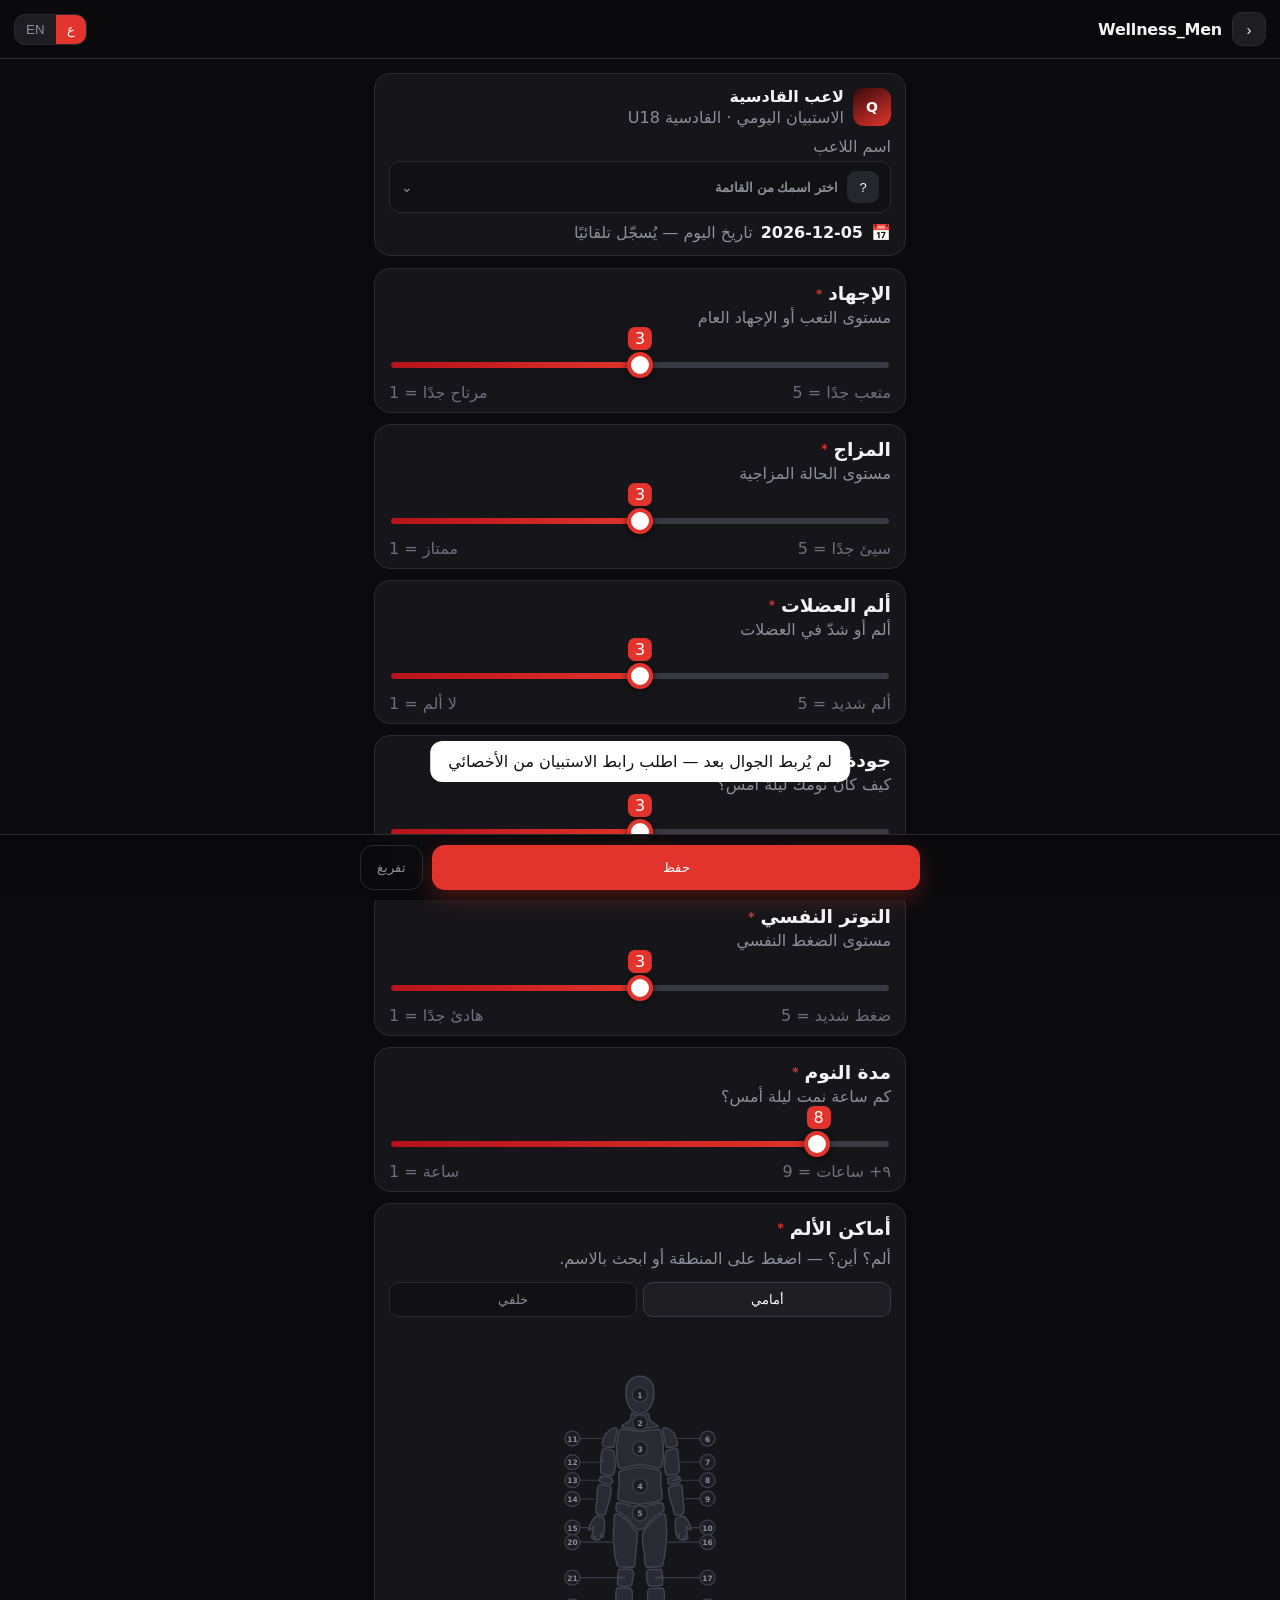
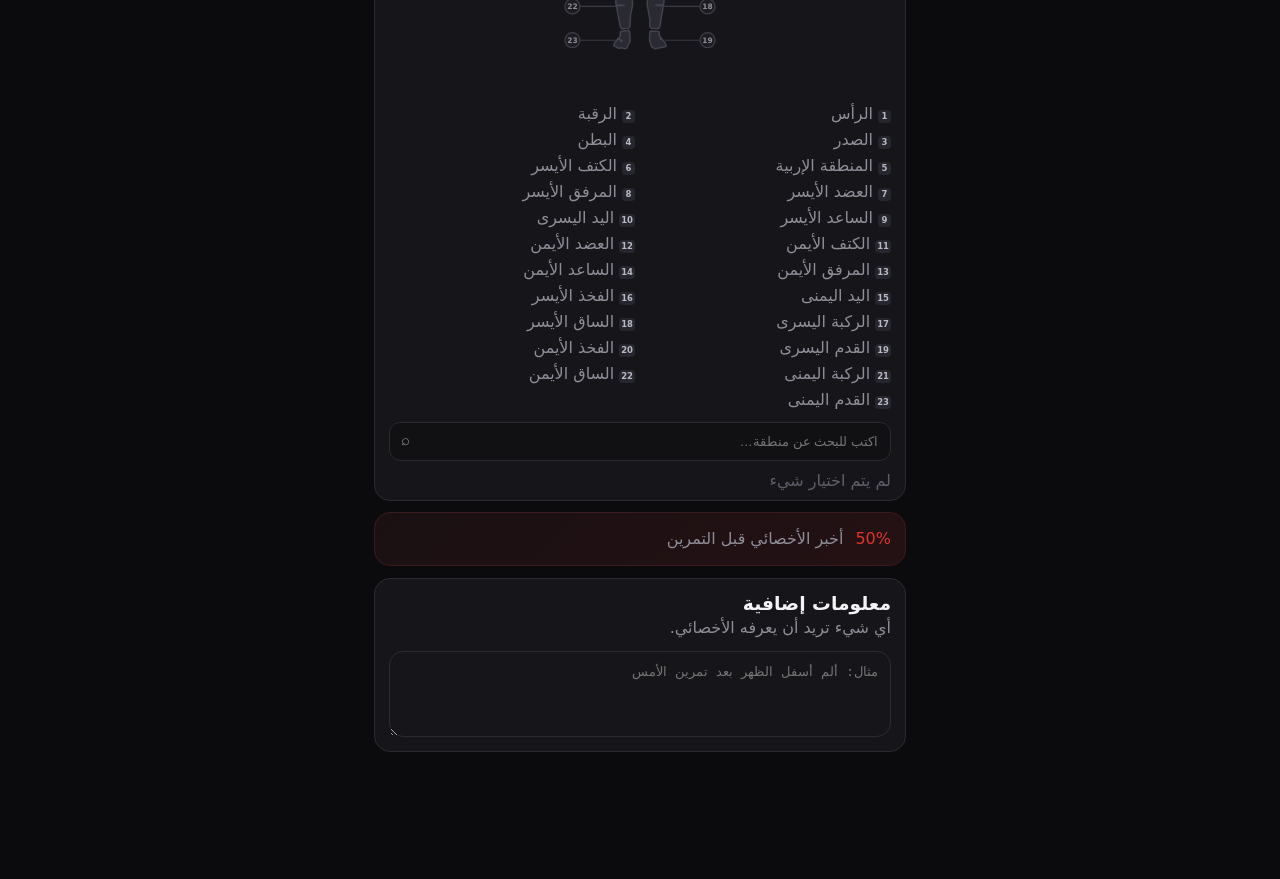
<file: survey.html>
<!doctype html>
<html lang="ar" dir="rtl">
<head>
<meta charset="utf-8">
<meta name="viewport" content="width=device-width,initial-scale=1,viewport-fit=cover,maximum-scale=1">
<meta name="theme-color" content="#0B0B0D">
<title>Wellness — القادسية</title>
<style>
*{box-sizing:border-box;-webkit-tap-highlight-color:transparent}
:root{--bg:#0B0B0D;--card:#16161A;--card2:#1D1D22;--line:#2A2A31;--txt:#F4F4F6;--mut:#8E8E99;--red:#E2342C;--red2:#B5121B;--ok:#34C759;--warn:#FF9F0A}
html,body{margin:0;background:var(--bg);color:var(--txt);font-family:-apple-system,system-ui,"Segoe UI",Tahoma,sans-serif;-webkit-font-smoothing:antialiased}
body{padding-bottom:calc(96px + env(safe-area-inset-bottom))}
.top{position:sticky;top:0;z-index:30;background:rgba(11,11,13,.94);backdrop-filter:blur(14px);border-bottom:1px solid var(--line);display:flex;align-items:center;gap:10px;padding:12px 14px}
.top .bk{width:34px;height:34px;border-radius:10px;background:var(--card2);border:1px solid var(--line);color:var(--txt);display:grid;place-items:center;font-size:15px;cursor:pointer;flex:none}
.top h1{font-size:16px;font-weight:800;margin:0;flex:1;letter-spacing:-.2px}
.lang{display:flex;background:var(--card2);border:1px solid var(--line);border-radius:11px;overflow:hidden;flex:none}
.lang button{border:0;background:transparent;color:var(--mut);font:800 11px inherit;padding:7px 11px;cursor:pointer}
.lang button.on{background:var(--red);color:#fff}
.wrap{max-width:560px;margin:0 auto;padding:14px 14px 20px}
.who{background:var(--card);border:1px solid var(--line);border-radius:16px;padding:13px 14px;margin-bottom:12px}
.who .r{display:flex;align-items:center;gap:9px;margin-bottom:10px}
.who .av{width:38px;height:38px;border-radius:11px;background:linear-gradient(150deg,#3A0A0C,#E2342C);display:grid;place-items:center;font-weight:900;color:#fff;flex:none;font-size:14px}
.who .nm{flex:1;min-width:0}
.who .nm b{display:block;font:800 13.5px inherit}
.who .nm span{display:block;font:700 10.5px inherit;color:var(--mut);margin-top:2px}
.who input,.who select{width:100%;background:#111114;border:1px solid var(--line);border-radius:11px;color:var(--txt);font:700 13px inherit;padding:10px 12px;outline:0}
.who input:focus,.who select:focus{border-color:var(--red);box-shadow:0 0 0 3px rgba(226,52,44,.16)}
.who label{display:block;font:800 10px inherit;color:var(--mut);margin:0 0 5px 2px}
.dt{display:flex;align-items:center;gap:8px;margin-top:10px;color:var(--mut);font:700 11px inherit}
.dt b{color:var(--txt);font-weight:800}
.q{background:var(--card);border:1px solid var(--line);border-radius:16px;padding:14px 14px 10px;margin-bottom:11px}
.q h3{margin:0 0 2px;font:800 14px inherit;display:flex;align-items:center;gap:6px}
.q h3 i{color:var(--red);font-style:normal;font-size:12px}
.q p{margin:0 0 10px;font:600 11px inherit;color:var(--mut);line-height:1.55}
.legend{display:flex;justify-content:space-between;font:700 9.5px inherit;color:#6E6E7A;margin-top:7px}
.legend span:last-child{text-align:end}
.rng{position:relative;padding:12px 2px 4px;direction:ltr}
.rng input[type=range]{-webkit-appearance:none;appearance:none;width:100%;height:6px;border-radius:4px;background:linear-gradient(90deg,var(--red2) 0%,var(--red) 50%,#3A3A42 50%,#3A3A42 100%);outline:0;margin:0}
.rng input[type=range]::-webkit-slider-thumb{-webkit-appearance:none;width:26px;height:26px;border-radius:50%;background:#fff;border:4px solid var(--red);box-shadow:0 2px 10px rgba(0,0,0,.6);cursor:pointer}
.rng input[type=range]::-moz-range-thumb{width:22px;height:22px;border-radius:50%;background:#fff;border:4px solid var(--red);cursor:pointer}
.rng .bub{position:absolute;top:-14px;transform:translateX(-50%);background:var(--red);color:#fff;font:900 11px inherit;border-radius:7px;padding:2px 7px;min-width:22px;text-align:center;pointer-events:none;transition:left .08s}
.rng .bub:after{content:"";position:absolute;left:50%;bottom:-4px;transform:translateX(-50%);border:4px solid transparent;border-top-color:var(--red)}
.ticks{display:flex;justify-content:space-between;font:800 10px inherit;color:#5F5F6B;margin-top:6px;padding:0 1px}
.sore h3{margin-bottom:8px}
.frontback{display:flex;gap:6px;margin-bottom:10px}
.frontback button{flex:1;border:1px solid var(--line);background:#111114;color:var(--mut);border-radius:10px;padding:9px;font:800 11.5px inherit;cursor:pointer}
.frontback button.on{background:var(--card2);color:#fff;border-color:#3A3A42}
.body{position:relative;display:flex;justify-content:center;padding:6px 0 2px}
.body svg{width:100%;max-width:230px;height:auto;display:block}
.zone{fill:#2A2A32;stroke:#43434F;stroke-width:1;cursor:pointer;transition:fill .12s,stroke .12s}
.zone:hover{fill:#3D3D48}
.zone.on{fill:url(#qg);stroke:#FF8B84}
.znl{stroke:#3A3A44;stroke-width:.75;fill:none}
.znl.on{stroke:#E2342C;stroke-width:1.1}
.znc{fill:#1C1C22;stroke:#3E3E49;stroke-width:.9}
.znc.on{fill:#E2342C;stroke:#FF8B84}
.znt{fill:#8E8E99;font-size:5.2px;font-weight:800;font-family:system-ui,sans-serif}
.znt.on{fill:#fff}
.lgrid{display:grid;grid-template-columns:1fr 1fr;gap:2px 10px;margin-top:8px}
.lg{display:flex;align-items:baseline;gap:5px;font:700 9.5px inherit;color:#8E8E99;cursor:pointer;line-height:1.5}
.lg b{min-width:13px;text-align:center;background:#26262E;border-radius:4px;color:#B9B9C4;font-size:8.5px;padding:0 2px}
.lg.on{color:#FF8B84;font-weight:900}
.lg.on b{background:#E2342C;color:#fff}
.srch{position:relative;margin-top:10px}
.srch input{width:100%;background:#111114;border:1px solid var(--line);border-radius:11px;color:var(--txt);font:700 12px inherit;padding:11px 12px 11px 34px;outline:0}
.srch:before{content:"⌕";position:absolute;left:12px;top:9px;font-size:15px;color:var(--mut)}
.res{position:absolute;left:0;right:0;top:44px;z-index:20;background:#1A1A20;border:1px solid var(--line);border-radius:11px;overflow:hidden;display:none;max-height:190px;overflow-y:auto}
.res.on{display:block}
.res button{display:block;width:100%;text-align:start;background:transparent;border:0;border-bottom:1px solid #26262E;color:var(--txt);font:700 12px inherit;padding:10px 12px;cursor:pointer}
.res button:active{background:#26262E}
.picked{display:flex;flex-wrap:wrap;gap:6px;margin-top:10px}
.picked .p{background:rgba(226,52,44,.14);border:1px solid rgba(226,52,44,.4);color:#FF8B84;border-radius:999px;padding:5px 10px;font:800 10.5px inherit;display:flex;align-items:center;gap:6px}
.picked .p b{cursor:pointer;color:#FF6B62;font-size:13px;line-height:1}
.picked .empty{color:#5F5F6B;font:700 10.5px inherit}
textarea{width:100%;background:var(--card);border:1px solid var(--line);border-radius:14px;color:var(--txt);font:600 12.5px inherit;padding:12px;min-height:86px;outline:0;resize:vertical}
textarea:focus{border-color:var(--red)}
.score{background:linear-gradient(135deg,#1A1012,#241114);border:1px solid #3A1A1C;border-radius:16px;padding:14px;margin-bottom:12px;display:flex;align-items:center;gap:12px}
.score .v{font:900 30px/1 inherit}
.score .s{font:800 11px inherit;color:var(--mut);line-height:1.5}
.bar{position:fixed;bottom:0;left:0;right:0;background:rgba(11,11,13,.96);backdrop-filter:blur(14px);border-top:1px solid var(--line);padding:10px 14px calc(10px + env(safe-area-inset-bottom));z-index:40}
.bar .in{max-width:560px;margin:0 auto;display:flex;gap:9px}
.save{flex:1;border:0;border-radius:13px;padding:14px;font:900 14px inherit;background:var(--red);color:#fff;cursor:pointer;box-shadow:0 8px 22px rgba(226,52,44,.3)}
.save:active{transform:translateY(1px)}
.clr{border:1px solid var(--line);background:transparent;color:var(--mut);border-radius:13px;padding:14px 16px;font:800 12px inherit;cursor:pointer}
.out{display:none;background:var(--card);border:1px solid var(--line);border-radius:16px;padding:14px;margin-bottom:12px}
.out.on{display:block}
.out code{display:block;background:#0D0D10;border:1px solid var(--line);border-radius:10px;padding:10px;font:600 9.5px/1.5 ui-monospace,Menlo,monospace;color:#9FE8B0;word-break:break-all;direction:ltr;text-align:left;max-height:92px;overflow:auto}
.out .row{display:flex;gap:8px;margin-top:9px}
.out button{flex:1;border:1px solid var(--line);background:var(--card2);color:var(--txt);border-radius:11px;padding:11px;font:800 11.5px inherit;cursor:pointer}
.out button.wa{background:#1F8A3B;border-color:#1F8A3B;color:#fff}
.toast{position:fixed;bottom:calc(118px + env(safe-area-inset-bottom));left:50%;transform:translateX(-50%) translateY(20px);background:#fff;color:#111;font:800 12px inherit;padding:11px 18px;border-radius:12px;opacity:0;pointer-events:none;transition:.22s;z-index:60}
.toast.on{opacity:1;transform:translateX(-50%) translateY(0)}
</style>
</head>
<body>
<div class="top">
  <button class="bk" id="bk">‹</button>
  <h1 id="ttl">Wellness_Men</h1>
  <div class="lang"><button data-l="ar" class="on">ع</button><button data-l="en">EN</button></div>
</div>

<div class="wrap">
  <div class="who">
    <div class="r">
      <div class="av" id="av">Q</div>
      <div class="nm"><b id="hname">—</b><span id="hsub">الاستبيان اليومي · القادسية U18</span></div>
    </div>
    <label id="lbName">اللاعب</label>
    <button type="button" id="pickBtn" style="width:100%;display:flex;align-items:center;gap:9px;background:#111114;border:1px solid var(--line);border-radius:11px;color:var(--txt);font:800 13px inherit;padding:9px 11px;cursor:pointer;text-align:start">
      <span id="pbAv" style="width:32px;height:32px;border-radius:9px;background:#26262E;display:grid;place-items:center;overflow:hidden;flex:none;font-size:13px">?</span>
      <span id="pbNm" style="flex:1;color:var(--mut);font-weight:800">اختر اسمك من القائمة</span>
      <span style="color:var(--mut);font-size:14px">⌄</span>
    </button>
    <input id="nm" type="hidden" value="">
    <div class="dt"><span>📅</span><b id="dtv"></b><span id="dtsub">تاريخ اليوم — يُسجّل تلقائيًا</span></div>
  </div>

  <div id="qs"></div>

  <div class="q sore">
    <h3><span id="saT">أماكن الألم</span><i>*</i></h3>
    <p id="saH">ألم؟ أين؟ — اضغط على المنطقة في المجسم أو ابحث بالاسم.</p>
    <div class="frontback"><button data-side="front" class="on" id="fbF">أمامي</button><button data-side="back" id="fbB">خلفي</button></div>
    <div class="body" id="bodyHost"></div>
    <div class="legend2" id="legend"></div>
    <div class="srch"><input id="srch" placeholder="اكتب للبحث عن منطقة…"><div class="res" id="res"></div></div>
    <div class="picked" id="picked"><span class="empty" id="pkEmpty">لم يتم اختيار شيء</span></div>
  </div>

  <div class="score"><div class="v" id="sv">—</div><div class="s" id="sl">أجب على الأسئلة</div></div>

  <div class="q"><h3 id="ntT">معلومات إضافية</h3><p id="ntH">أي شيء تريد أن يعرفه الأخصائي.</p><textarea id="nt" placeholder="مثال: ألم أسفل الظهر بعد تمرين الأمس"></textarea></div>

  <div class="out" id="outc">
    <h3 style="margin:0 0 6px;font:800 13px inherit" id="outT">رمز الإرسال</h3>
    <p style="margin:0 0 8px;font:600 10.5px inherit;color:var(--mut)" id="outH">انسخ الرمز وأرسله للأخصائي — أو أرسله بواتساب.</p>
    <code id="code"></code>
    <div class="row"><button id="cp">نسخ</button><button class="wa" id="wa">واتساب</button></div>
  </div>
</div>

<div class="bar"><div class="in"><button class="save" id="go">حفظ</button><button class="clr" id="rs">تفريغ</button></div></div>
<div class="toast" id="toast"></div>

<script>
(function(){
  var T={
    ar:{ttl:"Wellness_Men",sub:"الاستبيان اليومي · القادسية U18",lbName:"اسم اللاعب",nmPh:"اكتب اسمك كما في البرنامج",
      today:"تاريخ اليوم — يُسجّل تلقائيًا",save:"حفظ",clr:"تفريغ",ntT:"معلومات إضافية",ntH:"أي شيء تريد أن يعرفه الأخصائي.",
      ntPh:"مثال: ألم أسفل الظهر بعد تمرين الأمس",saT:"أماكن الألم",saH:"ألم؟ أين؟ — اضغط على المنطقة أو ابحث بالاسم.",
      front:"أمامي",back:"خلفي",srchPh:"اكتب للبحث عن منطقة…",none:"لم يتم اختيار شيء",outT:"رمز الإرسال",
      outH:"انسخ الرمز وأرسله للأخصائي — أو أرسله بواتساب.",copy:"نسخ",whats:"واتساب",answered:"أجب على الأسئلة",
      ready:"جاهز للتدريب",watch:"راقب نفسك اليوم",low:"أخبر الأخصائي قبل التمرين",
      aReady:"حالتك جيدة — التزم بالإحماء والنوم ٨ ساعات.",aWatch:"جاهزيتك متوسطة — خفّف الشدة وأبلغ المدرب إن استمر التعب.",
      aLow:"جاهزيتك منخفضة — لا تبدأ التمرين قبل تقييم الأخصائي.",needName:"اكتب اسمك أولًا",needAns:"أجب على جميع الأسئلة",
      copied:"تم النسخ ✓",saved:"حُفظت الإجابات على جهازك ✓"},
    en:{ttl:"Wellness_Men",sub:"Daily wellness · Qadsiah U18",lbName:"Player name",nmPh:"Type your name as registered",
      today:"Today — logged automatically",save:"Save",clr:"Clear",ntT:"Additional Information",ntH:"Anything your clinician should know.",
      ntPh:"e.g. lower-back pain after yesterday's session",saT:"Sore Areas",saH:"Pain? Where — tap a body area or search by name.",
      front:"Front",back:"Back",srchPh:"Tap to search body areas…",none:"Nothing selected",outT:"Submit code",
      outH:"Copy the code and send it to your clinician — or send via WhatsApp.",copy:"Copy",whats:"WhatsApp",answered:"Answer the questions",
      ready:"Ready to train",watch:"Monitor today",low:"See your clinician first",
      aReady:"You're in good shape — warm up well and sleep 8 hours.",aWatch:"Moderate readiness — reduce intensity and tell your coach if fatigue persists.",
      aLow:"Low readiness — do not train before your clinician's assessment.",needName:"Please enter your name",needAns:"Answer all questions",
      copied:"Copied ✓",saved:"Answers saved on this device ✓"}
  };
  var LANG="ar";
  var QS=[
    {k:"fatigue",ar:"الإجهاد",en:"Fatigue",har:"مستوى التعب أو الإجهاد العام",hen:"Level of fatigue or general tiredness",l1ar:"مرتاح جدًا",l5ar:"متعب جدًا",l1en:"Very rested",l5en:"Very fatigued"},
    {k:"mood",ar:"المزاج",en:"Mood",har:"مستوى الحالة المزاجية",hen:"Mood level",l1ar:"ممتاز",l5ar:"سيئ جدًا",l1en:"Very good",l5en:"Very bad"},
    {k:"soreness",ar:"ألم العضلات",en:"Soreness",har:"ألم أو شدّ في العضلات",hen:"Muscle pain",l1ar:"لا ألم",l5ar:"ألم شديد",l1en:"No pain",l5en:"Too much pain"},
    {k:"sleep",ar:"جودة النوم",en:"Sleep Quality",har:"كيف كان نومك ليلة أمس؟",hen:"How did you sleep last night?",l1ar:"جيد جدًا",l5ar:"سيئ جدًا",l1en:"Very good",l5en:"Very bad"},
    {k:"stress",ar:"التوتر النفسي",en:"Stress",har:"مستوى الضغط النفسي",hen:"Level of psychological stress",l1ar:"هادئ جدًا",l5ar:"ضغط شديد",l1en:"Very calm",l5en:"Very stressed"}
  ];
  var DUR={ar:"مدة النوم",en:"Sleep Duration",har:"كم ساعة نمت ليلة أمس؟",hen:"How many hours did you sleep last night?"};
  var BM={front:[{"v": "HEAD", "d": "M78.6,30.0 75.0,31.2 72.3,33.6 70.5,37.6 70.1,42.5 71.2,48.3 73.4,52.6 76.1,55.2 78.8,56.3 80.8,56.3 84.3,54.8 87.5,51.0 89.3,46.3 89.7,40.5 89.0,36.1 86.1,32.0 82.6,30.3Z", "cx": 79.9, "cy": 42.8, "hw": 9.8, "interior": 1}, {"v": "NECK", "d": "M67.6,64.4 67.6,65.0 68.7,65.7 77.9,66.8 91.7,65.5 92.4,64.8 86.8,61.0 86.1,56.3 85.5,55.9 81.9,57.7 78.1,57.7 74.3,55.9 73.0,61.0Z", "cx": 80.0, "cy": 62.3, "hw": 12.4, "interior": 1}, {"v": "CHEST", "d": "M65.6,67.9 63.6,78.6 64.1,88.7 64.7,92.9 65.6,93.8 67.2,94.0 77.7,91.8 82.3,91.8 93.0,94.0 95.0,93.1 96.2,87.1 96.2,77.5 94.8,69.0 93.5,67.0 79.2,68.4 67.0,66.8Z", "cx": 80.0, "cy": 80.4, "hw": 16.3, "interior": 1}, {"v": "ABDOMEN", "d": "M65.2,96.9 65.4,106.3 64.5,114.7 65.8,116.5 73.0,118.3 79.9,119.2 89.3,117.9 93.5,116.8 95.0,115.6 95.5,112.7 94.6,107.4 94.6,96.9 93.0,95.4 82.1,93.3 78.1,93.3 67.0,95.4Z", "cx": 80.0, "cy": 106.3, "hw": 15.5, "interior": 1}, {"v": "GROIN", "d": "M63.2,120.5 63.4,123.4 71.4,129.0 76.5,135.3 79.0,137.0 82.3,136.4 88.4,129.0 95.7,124.1 96.8,122.8 96.2,118.8 95.0,117.9 82.6,120.5 74.3,120.1 65.0,117.9 63.8,118.5Z", "cx": 79.9, "cy": 125.5, "hw": 16.8, "interior": 1}, {"v": "L. SHOULDER", "d": "M96.2,66.2 95.7,67.0 98.2,79.3 100.8,79.7 105.1,78.9 106.0,78.0 106.0,76.0 104.0,69.9 100.2,66.8 97.7,65.9Z", "cx": 100.7, "cy": 73.4, "hw": 5.1, "interior": 0}, {"v": "L. UPPER ARM", "d": "M105.3,80.4 100.0,81.3 97.9,82.4 96.8,91.8 97.9,97.8 99.1,99.1 106.0,98.0 107.5,95.8 106.2,81.3Z", "cx": 102.3, "cy": 89.7, "hw": 5.3, "interior": 0}, {"v": "L. ELBOW", "d": "M107.8,100.5 106.9,99.6 104.9,99.6 99.7,100.9 99.1,101.8 99.5,104.9 102.4,105.2 107.5,103.8 108.2,102.9 107.8,101.1 104.2,102.7 103.5,102.5Z", "cx": 103.5, "cy": 102.4, "hw": 4.6, "interior": 0}, {"v": "L. FOREARM", "d": "M107.5,105.4 101.3,106.7 99.7,108.1 100.4,113.4 104.0,125.7 104.6,126.6 106.6,126.8 109.1,126.3 110.7,124.6 109.3,107.4 108.9,106.1Z", "cx": 105.6, "cy": 115.2, "hw": 5.5, "interior": 0}, {"v": "L. HAND", "d": "M109.3,127.5 104.9,129.0 104.4,131.0 104.9,139.0 106.0,142.4 106.6,141.7 106.9,139.3 107.3,143.1 108.0,143.7 109.8,143.5 110.2,144.4 111.1,144.4 111.3,140.6 112.0,142.8 112.7,143.3 113.3,142.8 112.2,134.6 114.9,137.0 115.8,136.1 113.3,130.6 111.1,127.9Z", "cx": 109.3, "cy": 135.4, "hw": 5.7, "interior": 0}, {"v": "R. SHOULDER", "d": "M63.6,66.2 62.5,65.9 59.6,67.0 55.8,70.4 53.8,76.0 54.0,78.2 54.7,78.9 58.9,79.7 61.8,79.3 64.1,67.9Z", "cx": 59.2, "cy": 73.4, "hw": 5.1, "interior": 0}, {"v": "R. UPPER ARM", "d": "M54.5,80.4 53.6,81.8 52.7,87.1 52.9,88.2 54.7,89.3 52.7,89.1 52.7,96.9 53.6,97.8 57.8,98.7 58.0,99.4 58.5,98.9 60.7,99.1 61.8,97.8 62.9,92.5 62.1,82.6 60.9,81.5Z", "cx": 57.7, "cy": 89.9, "hw": 5.1, "interior": 0}, {"v": "R. ELBOW", "d": "M51.8,101.1 51.6,102.9 53.8,104.3 59.6,105.4 61.2,103.4 60.0,100.7 55.6,99.6 52.9,99.6 52.2,100.3 52.9,100.9Z", "cx": 56.5, "cy": 102.4, "hw": 4.8, "interior": 0}, {"v": "R. FOREARM", "d": "M51.6,105.6 50.5,107.8 49.3,124.8 50.7,126.1 55.1,126.6 55.8,126.1 59.4,113.6 60.0,107.6 59.4,106.9 54.0,105.6Z", "cx": 54.2, "cy": 115.5, "hw": 5.3, "interior": 0}, {"v": "R. HAND", "d": "M50.2,127.2 48.9,127.7 46.5,130.8 44.0,136.1 44.4,137.0 45.3,137.0 47.8,134.4 46.2,142.4 47.3,143.3 48.5,141.0 48.5,143.7 49.1,144.6 50.2,143.5 51.6,143.9 52.2,143.3 53.1,139.0 53.4,141.9 54.3,142.2 55.4,135.3 55.1,129.2 54.5,128.3Z", "cx": 50.6, "cy": 135.4, "hw": 5.7, "interior": 0}, {"v": "L. THIGH", "d": "M97.1,125.7 95.3,125.9 88.6,130.8 81.9,138.8 81.7,145.7 83.0,153.3 83.5,161.1 84.8,163.1 94.8,162.4 95.9,161.1 97.3,154.2 98.6,141.0 98.2,129.5Z", "cx": 90.6, "cy": 145.5, "hw": 8.5, "interior": 0}, {"v": "L. KNEE", "d": "M84.6,165.6 84.8,172.5 86.1,176.0 92.1,176.0 95.5,175.2 95.9,170.0 95.5,170.5 90.4,170.3 95.5,169.8 95.3,165.6 94.6,164.5 86.6,164.5Z", "cx": 90.1, "cy": 170.2, "hw": 5.7, "interior": 0}, {"v": "L. SHIN", "d": "M95.7,177.4 86.4,177.8 85.5,178.9 85.0,189.2 86.8,199.0 86.8,204.1 88.1,205.5 92.6,205.7 93.7,204.4 96.2,189.9 90.6,189.4 96.4,189.0 97.1,182.5 96.8,179.4Z", "cx": 90.8, "cy": 190.2, "hw": 6.0, "interior": 0}, {"v": "L. FOOT", "d": "M87.5,207.3 86.8,208.1 86.6,213.9 88.1,218.2 90.4,219.7 97.5,218.4 98.2,217.7 97.5,215.5 95.0,212.6 93.7,213.3 94.6,212.2 93.5,210.4 93.3,207.7Z", "cx": 91.5, "cy": 213.7, "hw": 5.8, "interior": 0}, {"v": "R. THIGH", "d": "M62.9,125.7 62.1,127.5 61.4,142.6 62.3,152.9 63.8,160.7 64.5,162.0 65.8,162.7 75.0,163.1 76.3,161.8 78.3,139.7 77.7,138.2 75.7,136.6 71.6,131.0 64.3,125.7Z", "cx": 69.3, "cy": 145.5, "hw": 8.5, "interior": 0}, {"v": "R. KNEE", "d": "M65.2,164.5 64.5,169.8 69.6,170.3 64.5,170.5 64.3,174.9 65.4,175.8 69.9,176.3 74.1,175.8 75.7,167.8 75.0,165.1 72.3,164.2Z", "cx": 69.8, "cy": 170.2, "hw": 5.7, "interior": 0}, {"v": "R. SHIN", "d": "M64.1,177.4 63.2,180.1 63.2,188.5 63.6,189.2 69.4,189.4 63.6,189.9 66.3,204.4 67.2,205.7 72.1,205.5 73.0,204.4 73.4,196.3 74.8,189.6 74.5,179.2 73.2,177.6Z", "cx": 69.1, "cy": 190.2, "hw": 5.8, "interior": 0}, {"v": "R. FOOT", "d": "M72.8,207.5 72.1,207.0 67.0,207.5 66.3,208.1 66.3,210.6 65.2,212.4 67.6,214.4 67.2,214.6 64.7,212.6 62.1,215.9 61.8,217.7 65.2,219.3 67.9,219.1 69.2,219.7 70.7,219.3 73.2,214.4Z", "cx": 68.4, "cy": 213.7, "hw": 5.7, "interior": 0}],back:[{"v": "HEAD", "d": "M74.9,31.6 72.2,34.0 70.4,38.0 70.2,44.7 72.2,51.1 74.4,52.7 86.7,52.0 88.0,50.0 89.6,44.7 89.6,39.6 88.2,35.1 85.8,32.2 83.6,30.9 78.2,30.4Z", "cx": 79.8, "cy": 41.9, "hw": 9.7, "interior": 1}, {"v": "NECK", "d": "M74.0,54.7 73.6,59.3 74.7,60.4 85.1,60.4 86.0,59.8 85.8,54.7 85.1,54.0 74.7,54.0Z", "cx": 79.8, "cy": 57.3, "hw": 6.2, "interior": 1}, {"v": "UPPER BACK", "d": "M94.0,66.0 93.1,64.9 87.3,61.8 72.2,62.0 65.8,65.6 64.0,77.3 64.9,78.4 95.1,78.4 95.8,76.0Z", "cx": 79.9, "cy": 70.8, "hw": 15.9, "interior": 1}, {"v": "MID BACK", "d": "M63.8,80.9 63.6,84.2 65.1,100.4 66.2,102.2 92.9,102.4 94.4,101.3 96.2,81.3 95.6,80.4 94.4,80.0 65.6,80.0Z", "cx": 79.9, "cy": 91.0, "hw": 16.3, "interior": 1}, {"v": "LOWER BACK", "d": "M65.6,105.1 64.4,115.3 65.8,116.9 80.4,117.8 94.0,116.9 95.1,115.8 94.2,105.3 92.9,104.0 66.7,104.0Z", "cx": 79.9, "cy": 110.7, "hw": 15.3, "interior": 1}, {"v": "GLUTES", "d": "M63.6,120.0 61.8,127.8 61.6,132.7 63.6,135.6 66.7,137.1 71.1,138.2 75.6,138.2 80.2,136.2 83.8,138.2 88.7,138.2 93.6,137.1 96.4,135.3 98.0,133.3 96.7,121.8 95.8,119.3 94.4,118.4 85.8,119.1 65.3,118.4Z", "cx": 79.9, "cy": 128.3, "hw": 18.2, "interior": 1}, {"v": "R. SHOULDER", "d": "M96.7,66.0 95.8,67.3 97.8,79.3 98.7,80.0 100.4,80.0 105.3,78.9 105.8,75.1 103.8,70.2 102.7,69.1 101.8,70.2 102.2,68.9 101.1,67.8Z", "cx": 100.6, "cy": 73.7, "hw": 5.0, "interior": 0}, {"v": "R. UPPER ARM", "d": "M105.1,80.7 99.8,81.6 97.8,83.1 96.9,91.8 98.0,98.0 99.1,99.3 105.1,98.4 107.1,97.1 107.1,89.3 102.2,90.7 106.9,88.4 106.2,82.2Z", "cx": 102.1, "cy": 90.2, "hw": 5.1, "interior": 0}, {"v": "R. ELBOW", "d": "M107.6,100.4 106.9,99.8 105.1,99.8 100.0,100.9 98.9,102.0 99.1,105.1 101.8,105.3 107.3,104.0 108.2,102.7 107.6,101.1 103.3,102.7Z", "cx": 103.3, "cy": 102.6, "hw": 4.7, "interior": 0}, {"v": "R. FOREARM", "d": "M108.2,105.8 101.1,106.7 99.8,107.8 99.6,108.9 100.9,115.8 104.4,126.7 109.3,126.2 110.4,124.9 109.6,109.8 108.9,106.4Z", "cx": 105.5, "cy": 115.4, "hw": 5.4, "interior": 0}, {"v": "R. HAND", "d": "M106.0,128.2 104.4,129.6 104.2,134.0 105.1,141.8 105.8,142.4 106.4,142.2 106.7,139.3 107.6,143.6 108.7,143.8 109.6,142.0 109.8,144.2 110.7,144.7 111.3,143.3 111.3,141.1 112.0,143.1 112.7,143.3 113.3,142.7 112.0,134.4 114.7,137.1 115.3,137.1 115.8,136.2 111.6,128.4 110.4,127.6Z", "cx": 109.1, "cy": 135.4, "hw": 5.8, "interior": 0}, {"v": "L. SHOULDER", "d": "M63.1,66.2 59.8,67.1 57.6,68.7 57.8,69.6 57.1,69.1 56.0,70.2 54.7,72.7 53.8,76.9 54.4,78.9 59.3,80.0 61.8,79.6 62.4,78.2 63.8,66.9Z", "cx": 59.1, "cy": 73.7, "hw": 5.0, "interior": 0}, {"v": "L. UPPER ARM", "d": "M54.7,80.7 53.6,82.0 52.7,87.1 52.9,88.9 54.4,89.8 52.4,89.6 52.7,97.1 54.0,98.2 60.7,99.3 61.8,98.0 62.9,91.6 62.0,83.3 60.7,81.8Z", "cx": 57.6, "cy": 90.2, "hw": 5.2, "interior": 0}, {"v": "L. ELBOW", "d": "M52.0,100.7 56.0,102.4 52.0,101.3 51.8,103.3 52.9,104.2 56.7,105.3 60.7,104.9 60.9,102.0 59.3,100.7 52.9,99.8Z", "cx": 56.4, "cy": 102.6, "hw": 4.6, "interior": 0}, {"v": "L. FOREARM", "d": "M51.8,105.6 50.7,106.9 49.3,124.9 50.7,126.2 55.1,126.7 58.9,115.8 60.2,108.7 59.6,107.3 56.9,106.7 56.7,106.0Z", "cx": 54.2, "cy": 115.7, "hw": 5.4, "interior": 0}, {"v": "L. HAND", "d": "M49.3,127.6 48.2,128.4 44.0,136.2 44.2,137.1 45.1,137.1 47.8,134.4 46.4,142.7 47.6,143.3 48.4,141.3 48.9,144.4 49.6,144.4 50.4,142.9 51.3,144.0 52.2,143.6 52.9,140.2 53.3,142.2 54.0,142.4 55.1,138.4 55.3,129.6 54.2,128.4Z", "cx": 50.6, "cy": 135.5, "hw": 5.7, "interior": 0}, {"v": "R. HAMSTRING", "d": "M97.1,136.7 90.9,139.3 85.3,139.8 83.3,139.3 83.1,138.7 81.6,139.8 81.3,143.1 83.8,162.4 84.4,163.1 94.7,162.7 95.8,161.3 97.1,152.7 95.1,151.3 97.6,151.8 98.2,137.6Z", "cx": 90.0, "cy": 150.1, "hw": 8.4, "interior": 0}, {"v": "R. KNEE BACK", "d": "M94.2,164.4 84.9,165.1 84.2,166.0 84.2,169.3 84.9,173.3 85.8,174.9 87.1,175.3 94.2,174.7 95.3,174.0 95.1,171.1 90.4,170.9 90.7,170.4 95.3,170.2 95.1,166.0Z", "cx": 89.8, "cy": 169.7, "hw": 5.6, "interior": 0}, {"v": "R. CALF", "d": "M95.1,176.2 86.7,176.7 85.3,178.2 84.9,190.0 86.7,200.0 86.7,204.4 88.2,206.0 91.8,206.2 92.9,205.8 93.8,204.4 93.8,201.3 96.0,189.8 90.4,189.3 96.0,189.1 96.4,188.4 96.7,180.4 96.2,177.3Z", "cx": 90.6, "cy": 189.8, "hw": 5.9, "interior": 0}, {"v": "R. FOOT", "d": "M86.4,208.4 86.9,212.2 86.4,217.1 87.8,219.1 92.0,219.1 98.0,215.6 97.8,213.6 95.3,212.2 94.2,212.7 94.7,212.0 93.6,210.4 93.6,208.4 92.4,207.6 87.3,207.6Z", "cx": 91.1, "cy": 213.6, "hw": 5.8, "interior": 0}, {"v": "L. HAMSTRING", "d": "M62.0,136.9 61.3,138.0 62.4,152.0 66.7,150.2 62.4,152.9 64.2,162.0 65.6,162.9 74.9,163.3 76.0,162.2 76.7,160.0 76.7,155.3 78.4,140.2 77.3,139.1 74.7,139.8 67.8,139.1 63.3,136.9Z", "cx": 69.7, "cy": 150.1, "hw": 8.6, "interior": 0}, {"v": "L. KNEE BACK", "d": "M65.3,164.4 64.7,165.6 64.2,170.2 69.1,170.4 69.3,170.9 64.4,171.1 64.2,173.8 65.8,174.7 74.0,174.9 75.1,172.4 75.1,165.6 74.0,164.7Z", "cx": 69.8, "cy": 169.7, "hw": 5.4, "interior": 0}, {"v": "L. CALF", "d": "M64.7,176.2 63.6,177.3 62.9,181.3 63.3,188.9 69.3,189.3 63.6,189.8 66.2,204.9 67.6,206.2 71.8,206.0 72.9,204.2 73.1,198.7 74.9,188.9 74.2,178.2 72.9,176.7Z", "cx": 69.0, "cy": 189.8, "hw": 6.0, "interior": 0}, {"v": "L. FOOT", "d": "M67.3,207.6 66.2,208.4 66.0,210.7 64.9,212.0 65.8,212.9 64.2,212.2 61.3,214.0 61.6,215.3 62.4,216.4 67.1,218.9 71.3,219.3 73.1,217.3 72.7,212.0 73.3,208.9 72.2,207.6Z", "cx": 68.4, "cy": 213.7, "hw": 6.0, "interior": 0}]};
  var NM={"HEAD": "\u0627\u0644\u0631\u0623\u0633", "NECK": "\u0627\u0644\u0631\u0642\u0628\u0629", "CHEST": "\u0627\u0644\u0635\u062f\u0631", "ABDOMEN": "\u0627\u0644\u0628\u0637\u0646", "GROIN": "\u0627\u0644\u0645\u0646\u0637\u0642\u0629 \u0627\u0644\u0625\u0631\u0628\u064a\u0629", "UPPER BACK": "\u0623\u0639\u0644\u0649 \u0627\u0644\u0638\u0647\u0631", "MID BACK": "\u0648\u0633\u0637 \u0627\u0644\u0638\u0647\u0631", "LOWER BACK": "\u0623\u0633\u0641\u0644 \u0627\u0644\u0638\u0647\u0631", "GLUTES": "\u0627\u0644\u0623\u0631\u062f\u0627\u0641", "L. SHOULDER": "\u0627\u0644\u0643\u062a\u0641 \u0627\u0644\u0623\u064a\u0633\u0631", "R. SHOULDER": "\u0627\u0644\u0643\u062a\u0641 \u0627\u0644\u0623\u064a\u0645\u0646", "L. UPPER ARM": "\u0627\u0644\u0639\u0636\u062f \u0627\u0644\u0623\u064a\u0633\u0631", "R. UPPER ARM": "\u0627\u0644\u0639\u0636\u062f \u0627\u0644\u0623\u064a\u0645\u0646", "L. ELBOW": "\u0627\u0644\u0645\u0631\u0641\u0642 \u0627\u0644\u0623\u064a\u0633\u0631", "R. ELBOW": "\u0627\u0644\u0645\u0631\u0641\u0642 \u0627\u0644\u0623\u064a\u0645\u0646", "L. FOREARM": "\u0627\u0644\u0633\u0627\u0639\u062f \u0627\u0644\u0623\u064a\u0633\u0631", "R. FOREARM": "\u0627\u0644\u0633\u0627\u0639\u062f \u0627\u0644\u0623\u064a\u0645\u0646", "L. HAND": "\u0627\u0644\u064a\u062f \u0627\u0644\u064a\u0633\u0631\u0649", "R. HAND": "\u0627\u0644\u064a\u062f \u0627\u0644\u064a\u0645\u0646\u0649", "L. THIGH": "\u0627\u0644\u0641\u062e\u0630 \u0627\u0644\u0623\u064a\u0633\u0631", "R. THIGH": "\u0627\u0644\u0641\u062e\u0630 \u0627\u0644\u0623\u064a\u0645\u0646", "L. KNEE": "\u0627\u0644\u0631\u0643\u0628\u0629 \u0627\u0644\u064a\u0633\u0631\u0649", "R. KNEE": "\u0627\u0644\u0631\u0643\u0628\u0629 \u0627\u0644\u064a\u0645\u0646\u0649", "L. SHIN": "\u0627\u0644\u0633\u0627\u0642 \u0627\u0644\u0623\u064a\u0633\u0631", "R. SHIN": "\u0627\u0644\u0633\u0627\u0642 \u0627\u0644\u0623\u064a\u0645\u0646", "L. FOOT": "\u0627\u0644\u0642\u062f\u0645 \u0627\u0644\u064a\u0633\u0631\u0649", "R. FOOT": "\u0627\u0644\u0642\u062f\u0645 \u0627\u0644\u064a\u0645\u0646\u0649", "L. HAMSTRING": "\u0623\u0648\u062a\u0627\u0631 \u0627\u0644\u0631\u0643\u0628\u0629 \u0627\u0644\u062e\u0644\u0641\u064a\u0629 \u0627\u0644\u064a\u0633\u0631\u0649", "R. HAMSTRING": "\u0623\u0648\u062a\u0627\u0631 \u0627\u0644\u0631\u0643\u0628\u0629 \u0627\u0644\u062e\u0644\u0641\u064a\u0629 \u0627\u0644\u064a\u0645\u0646\u0649", "L. KNEE BACK": "\u0627\u0644\u0631\u0643\u0628\u0629 \u0627\u0644\u062e\u0644\u0641\u064a\u0629 \u0627\u0644\u064a\u0633\u0631\u0649", "R. KNEE BACK": "\u0627\u0644\u0631\u0643\u0628\u0629 \u0627\u0644\u062e\u0644\u0641\u064a\u0629 \u0627\u0644\u064a\u0645\u0646\u0649", "L. CALF": "\u0628\u0637\u0629 \u0627\u0644\u0633\u0627\u0642 \u0627\u0644\u064a\u0633\u0631\u0649", "R. CALF": "\u0628\u0637\u0629 \u0627\u0644\u0633\u0627\u0642 \u0627\u0644\u064a\u0645\u0646\u0649"};
  var A={}, AREAS=[], SIDE="front", DURV=8;
  var $=function(id){ return document.getElementById(id); };
  function t(k){ return (T[LANG]&&T[LANG][k])||T.ar[k]||k; }
  function today(){ var d=new Date(); return d.getFullYear()+"-"+String(d.getMonth()+1).padStart(2,"0")+"-"+String(d.getDate()).padStart(2,"0"); }
  function hname(){ return LANG==="ar"?"الاسم":"Name"; }
  function zl(z){ return LANG==="ar"?z[1]:z[2]; }

  /* ---------- بناء الأسئلة ---------- */
  function buildQs(){
    var host=$("qs"); host.innerHTML="";
    QS.concat([{k:"sdur",ar:DUR.ar,en:DUR.en,har:DUR.har,hen:DUR.hen,dur:true}]).forEach(function(q){
      var d=document.createElement("div"); d.className="q";
      var v=q.dur?DURV:(A[q.k]||3);
      var max=q.dur?9:5;
      var l1=q.dur?"١ ساعة":"1", l5=q.dur?"٩+ ساعات":"5";
      d.innerHTML='<h3><span>'+(LANG==="ar"?q.ar:q.en)+'</span><i>*</i></h3>'+
        '<p>'+(LANG==="ar"?q.har:q.hen)+'</p>'+
        '<div class="rng"><div class="bub" style="left:0">'+v+'</div><input type="range" min="1" max="'+max+'" step="1" value="'+v+'" data-q="'+q.k+'"></div>'+
        (function(){
          var s1='1 = '+(q.dur?(LANG==="ar"?"ساعة":"1 hour"):(LANG==="ar"?q.l1ar:q.l1en));
          var s2=max+' = '+(q.dur?(LANG==="ar"?"٩+ ساعات":"9+ hours"):(LANG==="ar"?q.l5ar:q.l5en));
          return '<div class="legend" style="direction:ltr"><span>'+s1+'</span><span>'+s2+'</span></div>';
        })();
      host.appendChild(d);
      var inp=d.querySelector("input"), bub=d.querySelector(".bub");
      function paint(){
        var p=(inp.value-inp.min)/(inp.max-inp.min)*100;
        bub.style.left="calc("+p+"% + "+(13-p*0.26)+"px)"; bub.textContent=inp.value;
        inp.style.background="linear-gradient(90deg,var(--red2) 0%,var(--red) "+p+"%,#3A3A42 "+p+"%,#3A3A42 100%)";
      }
      inp.addEventListener("input",function(){
        if(q.dur) DURV=Number(inp.value); else A[q.k]=Number(inp.value);
        paint(); calc();
      });
      paint();
      if(!q.dur && !A[q.k]) A[q.k]=Number(inp.value);
    });
  }

  /* ---------- المجسم ---------- */
  function buildBody(){
    var list=BM[SIDE], sel=AREAS;
    /* ترتيب أرقام الأسطورة: ترقيم متسلسل يطابق الدوائر على المجسم */
    var side={};
    list.forEach(function(zz){ if(zz.interior) return; var k=zz.cx<80?"-1":"1"; (side[k]=side[k]||[]).push({z:zz,y:zz.cy}); });
    Object.keys(side).forEach(function(k){
      var arr=side[k].sort(function(a,b){ return a.y-b.y; }); var prev=-999;
      arr.forEach(function(o){ if(o.y-prev<9.5) o.y=prev+9.5; prev=o.y; });
      var maxy=244;
      for(var i=arr.length-1;i>=0;i--){ if(arr[i].y>maxy) arr[i].y=maxy; maxy=arr[i].y-9.5; }
    });
    function labelY(zz){
      var k=zz.cx<80?"-1":"1", arr=side[k]||[];
      for(var j=0;j<arr.length;j++) if(arr[j].z===zz) return arr[j].y;
      return zz.cy;
    }
    var h='<svg viewBox="0 0 160 250" preserveAspectRatio="xMidYMid meet">';
    h+='<defs><linearGradient id="qg" x1="0" y1="0" x2="0" y2="1"><stop offset="0" stop-color="#E2342C"/><stop offset="1" stop-color="#B5121B"/></linearGradient></defs>';
    list.forEach(function(zz){ h+='<path class="zone'+(sel.indexOf(zz.v)>-1?" on":"")+'" data-z="'+zz.v+'" d="'+zz.d+'"/>'; });
    var n=0;
    function mk(x,y,on,num){
      return '<circle class="znc'+(on?" on":"")+'" cx="'+x.toFixed(1)+'" cy="'+y.toFixed(1)+'" r="5.2"/>'+
             '<text class="znt'+(on?" on":"")+'" x="'+x.toFixed(1)+'" y="'+(y+2.1).toFixed(1)+'" text-anchor="middle">'+num+'</text>';
    }
    list.forEach(function(zz){
      var on=sel.indexOf(zz.v)>-1; n++;
      if(zz.interior){ h+=mk(zz.cx,zz.cy,on,n); return; }
      var s=(zz.cx<80)?-1:1, y=labelY(zz), elx=(s<0)?33:(160-33);
      h+='<path class="znl'+(on?" on":"")+'" d="M'+(zz.cx+s*zz.hw).toFixed(1)+','+zz.cy.toFixed(1)+' L'+elx+','+zz.cy.toFixed(1)+' L'+elx+','+y.toFixed(1)+' L'+(s<0?elx+4:elx-4)+','+y.toFixed(1)+'"/>';
      h+=mk(elx,y,on,n);
    });
    h+='</svg>';
    $("bodyHost").innerHTML=h;
    /* أسطورة مرقمة أسفل المجسم */
    var lg=list.map(function(zz,i){ var on=sel.indexOf(zz.v)>-1;
      return '<span class="lg'+(on?" on":"")+'" data-lz="'+zz.v+'"><b>'+(i+1)+'</b>'+(LANG==="ar"?(NM[zz.v]||zz.v):zz.v)+'</span>'; }).join("");
    var lh=$("legend"); if(lh) lh.innerHTML='<div class="lgrid">'+lg+'</div>';
  }
  function zname(k){
    var all=BM.front.concat(BM.back).filter(function(x){ return x.v===k; })[0];
    if(!all) return k;
    return LANG==="ar"?(NM[k]||k):k;
  }
  function paintPicked(){
    var host=$("picked");
    if(!AREAS.length){ host.innerHTML='<span class="empty">'+t("none")+'</span>'; return; }
    host.innerHTML=AREAS.map(function(k){
      return '<span class="p" data-a="'+k+'">'+zname(k)+'<b data-x="'+k+'">×</b></span>';
    }).join("");
  }
  function toggleZone(k){
    var i=AREAS.indexOf(k);
    if(i>-1) AREAS.splice(i,1); else AREAS.push(k);
    [].forEach.call(document.querySelectorAll(".zone"),function(el){ el.classList.toggle("on",AREAS.indexOf(el.getAttribute("data-z"))>-1); });
    [].forEach.call(document.querySelectorAll("#legend .lg"),function(el){ el.classList.toggle("on",AREAS.indexOf(el.getAttribute("data-lz"))>-1); });
    [].forEach.call(document.querySelectorAll("#bodyHost .znc"),function(el,i){ });
    paintPicked(); calc();
  }

  /* ---------- البحث ---------- */
  function wireSearch(){
    var inp=$("srch"), res=$("res");
    inp.addEventListener("input",function(){
      var q=inp.value.trim().toLowerCase();
      if(!q){ res.classList.remove("on"); res.innerHTML=""; return; }
      var all=[], seen0={};
      BM[SIDE].concat(BM[SIDE==="front"?"back":"front"]).forEach(function(z){
        if(seen0[z.v]) return; seen0[z.v]=1;
        all.push({k:z.v,n:zname(z.v)});
      });
      var hit=all.filter(function(x){ return x.n.toLowerCase().indexOf(q)>-1||x.k.toLowerCase().indexOf(q)>-1; });
      var seen={}, out=[];
      hit.forEach(function(x){ if(!seen[x.k]){ seen[x.k]=1; out.push(x); } });
      res.innerHTML=out.length?out.slice(0,8).map(function(x){ return '<button data-add="'+x.k+'">'+x.n+'</button>'; }).join(""):'<button disabled style="color:#666">—</button>';
      res.classList.add("on");
    });
    res.addEventListener("click",function(e){
      var b=e.target.closest("[data-add]"); if(!b) return;
      if(AREAS.indexOf(b.getAttribute("data-add"))<0) toggleZone(b.getAttribute("data-add"));
      inp.value=""; res.classList.remove("on"); res.innerHTML="";
    });
    document.addEventListener("click",function(e){
      if(!e.target.closest(".srch")) res.classList.remove("on");
    });
  }

  /* ---------- الحساب ---------- */
  function ready(){ return QS.every(function(q){ return A[q.k]>0; }); }
  function pct(){
    var s=0, c=0;
    QS.forEach(function(q){ if(A[q.k]){ s+=A[q.k]; c++; } });
    if(!c) return null;
    var p=Math.round((c*5-s)/(c*4)*100);
    /* مدة النوم: ٨ ساعات مثالية، كل ساعة نقص/زيادة تُخصم */
    var pen=Math.min(20, Math.abs(8-DURV)*4);
    p=Math.max(0,Math.min(100,p-pen));
    return p;
  }
  function calc(){
    var p=pct();
    var v=$("sv"), l=$("sl"), s=$("scoreSub");
    if(p===null){ v.textContent="—"; v.style.color="#8E8E99"; l.textContent=t("answered"); return; }
    v.textContent=p+"%";
    v.style.color=p>=80?"var(--ok)":p>=60?"var(--warn)":"var(--red)";
    l.textContent=p>=80?t("ready"):p>=60?t("watch"):t("low");
  }

  /* ---------- الإرسال ---------- */
  function encode(){
    var o={v:2,n:($("nm").value||"").trim(),d:today(),w:{},sd:DURV,a:AREAS.slice(),t:($("nt").value||"").trim(),l:LANG,c:new Date().toISOString()};
    QS.forEach(function(q){ o.w[q.k]=A[q.k]; });
    return "QDW1."+btoa(unescape(encodeURIComponent(JSON.stringify(o)))).replace(/=+$/,"");
  }
  function toast(m){ var e=$("toast"); e.textContent=m; e.classList.add("on"); setTimeout(function(){ e.classList.remove("on"); },1900); }
  var SEND=null;
  window.__setSend=function(f){ SEND=f; };
  window.__W={state:function(){ return {A:A,AREAS:AREAS,DURV:DURV,nt:$("nt").value,pct:pct()}; },
    setName:function(v){ $("nm").value=v; $("nm").dispatchEvent(new Event("input",{bubbles:true})); },
    name:function(){ return $("nm").value; }, toast:toast, ready:ready, pct:pct, reset:function(){ A={};AREAS=[];DURV=8;$("nt").value="";buildQs();buildBody();paintPicked();calc(); } };
  function go(){
    if(!$("nm").value.trim()){ toast(t("needName")); $("nm").focus(); return; }
    if(!ready()){ toast(t("needAns")); return; }
    if(SEND&&SEND()) return;
    var code=encode();
    $("code").textContent=code; $("outc").classList.add("on");
    try{ var k="qdw_outbox"; var a=JSON.parse(localStorage.getItem(k)||"[]"); a.push(code); localStorage.setItem(k,JSON.stringify(a)); }catch(e){}
    toast(t("saved"));
    $("outc").scrollIntoView({behavior:"smooth",block:"center"});
  }

  /* ---------- اللغة ---------- */
  function setLang(l){
    LANG=l;
    document.documentElement.lang=l; document.documentElement.dir=l==="ar"?"rtl":"ltr";
    [].forEach.call(document.querySelectorAll(".lang button"),function(b){ b.classList.toggle("on",b.getAttribute("data-l")===l); });
    $("ttl").textContent=t("ttl"); $("hsub").textContent=t("sub"); $("lbName").textContent=t("lbName");
    $("nm").placeholder=t("nmPh"); $("dtsub").textContent=t("today");
    $("saT").textContent=t("saT"); $("saH").textContent=t("saH");
    $("fbF").textContent=t("front"); $("fbB").textContent=t("back");
    $("srch").placeholder=t("srchPh"); $("go").textContent=t("save"); $("rs").textContent=t("clr");
    $("ntT").textContent=t("ntT"); $("ntH").textContent=t("ntH"); $("nt").placeholder=t("ntPh");
    $("outT").textContent=t("outT"); $("outH").textContent=t("outH");
    $("cp").textContent=t("copy"); $("wa").textContent=t("whats");
    var curName=$("nm").value;
    buildQs(); buildBody(); paintPicked(); calc();
    $("nm").value=curName;
    try{ localStorage.setItem("qdw_lang",l); }catch(e){}
  }

  /* ---------- التهيئة ---------- */
  function init(){
    $("dtv").textContent=today();
    try{
      var l=localStorage.getItem("qdw_lang"); if(l==="en"||l==="ar") LANG=l;
      var n=localStorage.getItem("qdw_name"); if(n) $("nm").value=n;
    }catch(e){}
    [].forEach.call(document.querySelectorAll(".lang button"),function(b){
      b.onclick=function(){ setLang(b.getAttribute("data-l")); };
    });
    $("nm").addEventListener("input",function(){
      var v=$("nm").value.trim();
      $("hname").textContent=v||(LANG==="ar"?"لاعب القادسية":"Qadsiah player");
      $("av").textContent=v?v.charAt(0).toUpperCase():"Q";
      try{ localStorage.setItem("qdw_name",v); }catch(e){}
    });
    [].forEach.call(document.querySelectorAll(".frontback button"),function(b){
      b.onclick=function(){
        SIDE=b.getAttribute("data-side");
        [].forEach.call(document.querySelectorAll(".frontback button"),function(x){ x.classList.toggle("on",x===b); });
        buildBody();
      };
    });
    $("bodyHost").addEventListener("click",function(e){
      var z=e.target.closest(".zone"); if(!z) return;
      toggleZone(z.getAttribute("data-z"));
    });
    $("legend").addEventListener("click",function(e){
      var s=e.target.closest("[data-lz]"); if(!s) return;
      toggleZone(s.getAttribute("data-lz"));
    });
    $("picked").addEventListener("click",function(e){
      var x=e.target.closest("[data-x]"); if(x){ toggleZone(x.getAttribute("data-x")); return; }
      var p=e.target.closest("[data-a]"); if(p){ toggleZone(p.getAttribute("data-a")); }
    });
    $("go").onclick=go;
    $("rs").onclick=function(){
      A={}; AREAS=[]; DURV=8; $("nt").value=""; $("outc").classList.remove("on");
      try{ localStorage.removeItem("qdw_name"); $("nm").value=""; $("hname").textContent=LANG==="ar"?"لاعب القادسية":"Qadsiah player"; $("av").textContent="Q"; }catch(e){}
      buildQs(); buildBody(); paintPicked(); calc();
    };
    $("cp").onclick=function(){
      var v=$("code").textContent, ta=document.createElement("textarea");
      ta.value=v; document.body.appendChild(ta); ta.select();
      try{ document.execCommand("copy"); }catch(e){}
      ta.remove();
      if(navigator.clipboard) navigator.clipboard.writeText(v).catch(function(){});
      $("cp").textContent=t("copied"); setTimeout(function(){ $("cp").textContent=t("copy"); },1500);
    };
    $("wa").onclick=function(){
      var p=pct()||0;
      var msg=(LANG==="ar"?"الاستبيان اليومي":"Daily wellness")+" — "+$("nm").value+"\n"+
        (LANG==="ar"?"الجاهزية":"Readiness")+": "+p+"%\n"+encode();
      window.open("https://wa.me/?text="+encodeURIComponent(msg),"_blank");
    };
    wireSearch(); setLang(LANG);
    $("hname").textContent=$("nm").value||(LANG==="ar"?"لاعب القادسية":"Qadsiah player");
  }
  if(document.readyState==="loading") document.addEventListener("DOMContentLoaded",init,{once:true}); else init();
})();
</script>
<div id="pickOv" style="position:fixed;inset:0;z-index:99999;background:#0B0B0D;display:none;flex-direction:column">
  <div style="display:flex;align-items:center;gap:10px;padding:14px;border-bottom:1px solid #2A2A31">
    <b style="font:800 15px inherit;flex:1" id="pvT">اختر اسمك</b>
    <button id="pvX" style="width:34px;height:34px;border-radius:10px;background:#1D1D22;border:1px solid #2A2A31;color:#F4F4F6;font-size:15px">✕</button>
  </div>
  <div style="padding:12px"><input id="pvQ" placeholder="ابحث بالاسم أو الرقم…" style="width:100%;background:#16161A;border:1px solid #2A2A31;border-radius:12px;color:#F4F4F6;font:700 13px inherit;padding:11px 13px;outline:0"></div>
  <div id="pvList" style="flex:1;overflow-y:auto;padding:0 12px 24px;display:grid;grid-template-columns:repeat(auto-fill,minmax(104px,1fr));gap:9px;align-content:start"></div>
</div>
<div id="pairOv" style="position:fixed;inset:0;z-index:99999;background:#0B0B0D;display:none;flex-direction:column;padding:18px">
  <b style="font:800 15px inherit;margin-bottom:8px">ربط الجوال بالبرنامج</b>
  <p style="font:600 12px inherit;color:#8E8E99;line-height:1.7;margin:0 0 14px">افتح الرابط الذي أرسله لك الأخصائي من البرنامج، أو الصق رمز الربط هنا مرة واحدة فقط.</p>
  <textarea id="pairIn" placeholder="الصق رمز الربط (يبدأ بـ QDP1)" style="width:100%;min-height:110px;background:#16161A;border:1px solid #2A2A31;border-radius:12px;color:#F4F4F6;font:600 11px ui-monospace,monospace;padding:12px;direction:ltr;text-align:left"></textarea>
  <button id="pairGo" style="margin-top:12px;border:0;border-radius:13px;padding:14px;font:900 13.5px inherit;background:var(--red);color:#fff">ربط الآن</button>
  <div id="pairMsg" style="margin-top:10px;font:800 11.5px inherit;color:#FF9F0A"></div>
</div>



<script>
/* QD-MOBILE · اختيار اللاعب بالصور + الإرسال المباشر إلى البرنامج */
(function(){
  var CFG=null, SEL=null, CK="qdw_cfg_v5", OUT="qdw_queue_v5";
  function $(i){ return document.getElementById(i); }
  function ls(k,d){ try{ var v=localStorage.getItem(k); return v?JSON.parse(v):d; }catch(e){ return d; } }
  function ss(k,v){ try{ localStorage.setItem(k,JSON.stringify(v)); }catch(e){} }
  function tst(m,c){
    var e=$("toast"); if(!e) return;
    e.textContent=m; if(c) e.style.background=c;
    e.style.color=(c==="#34C759")?"#fff":"#111";
    e.classList.add("on");
    setTimeout(function(){ e.classList.remove("on"); },2400);
  }
  function parseCode(v){
    var raw=String(v||"").replace(/^QDP1[.]?/,"").replace(/-/g,"+").replace(/_/g,"/");
    while(raw.length%4) raw+="=";
    var obj=JSON.parse(decodeURIComponent(escape(atob(raw))));
    if(!obj||!obj.p) throw new Error("bad");
    return obj;
  }
  function loadCfg(){
    var h="";
    try{ h=String(window.__QDSVHASH||location.hash||"").replace(/^#/,""); }catch(e){}
    if(!/c=/.test(h)){ var _m=/[?&]c=([^&]+)/.exec(location.search||""); if(_m) h="c="+_m[1]; }
    var m=/c=([^&]+)/.exec(h);
    if(m){
      try{
        var o=parseCode(decodeURIComponent(m[1]));
        ss(CK,o); CFG=o;
        try{ history.replaceState(null,"",location.pathname+location.search); }catch(e){}
      }catch(e){}
    }
    if(!CFG) CFG=ls(CK,null);
    return CFG;
  }
  function renderList(q){
    var host=$("pvList"); if(!host) return;
    if(!CFG){ host.innerHTML='<div style="grid-column:1/-1;color:#8E8E99;font:700 12px inherit;padding:18px;text-align:center;line-height:1.8">لم يتم ربط الجوال بالبرنامج بعد.<br>اطلب رابط الاستبيان من الأخصائي.</div>'; return; }
    q=String(q||"").trim().toLowerCase();
    var ps=(CFG.p||[]).filter(function(p){
      if(!q) return true;
      return String(p.n||"").toLowerCase().indexOf(q)>-1 || String(p.num||"").indexOf(q)>-1;
    });
    host.innerHTML=ps.map(function(p){
      var on=String(SEL)===String(p.id);
      return '<button data-pid="'+p.id+'" style="background:#16161A;border:'+(on?'2px solid #E2342C':'1px solid #2A2A31')+';border-radius:14px;padding:8px 6px;display:flex;flex-direction:column;align-items:center;gap:6px;cursor:pointer;color:#F4F4F6;font:inherit">'+
        (p.ph?'<img src="'+p.ph+'" style="width:100%;aspect-ratio:1;object-fit:cover;border-radius:11px" alt="">':
              '<span style="width:100%;aspect-ratio:1;border-radius:11px;background:#26262E;display:grid;place-items:center;font:900 22px inherit;color:#8E8E99">'+String(p.n||"?").charAt(0)+'</span>')+
        '<span style="font:800 10.5px inherit;line-height:1.3;text-align:center;width:100%;overflow:hidden;white-space:normal;display:-webkit-box;-webkit-line-clamp:2;-webkit-box-orient:vertical;min-height:26px">'+String(p.n||"")+'</span>'+
        (p.num?'<span style="font:800 9px inherit;color:#8E8E99">#'+p.num+'</span>':'')+
      '</button>';
    }).join("") || '<div style="grid-column:1/-1;color:#8E8E99;font:700 12px inherit;padding:18px;text-align:center">لا نتائج</div>';
  }
  function openPick(){ renderList($("pvQ")?$("pvQ").value:""); $("pickOv").style.display="flex"; if($("pvQ")) $("pvQ").value=""; }
  function selectPlayer(id){
    if(!CFG) return;
    var p=(CFG.p||[]).filter(function(x){ return String(x.id)===String(id); })[0];
    if(!p) return;
    SEL=p.id;
    try{ window.__W.setName(p.n); }catch(e){}
    $("pbNm").textContent=p.n+(p.num?" · #"+p.num:"");
    $("pbNm").style.color="#F4F4F6";
    $("pbAv").innerHTML=p.ph?('<img src="'+p.ph+'" style="width:100%;height:100%;object-fit:cover">'):String(p.n).charAt(0);
    $("pvT").textContent="اللاعب: "+p.n;
    $("pickOv").style.display="none";
  }
  function endpoint(){
    if(!CFG||!CFG.u) return null;
    var u=String(CFG.u); while(u.charAt(u.length-1)==="/") u=u.slice(0,-1);
    return u+"/rest/v1/"+(CFG.t||"wellness");
  }
  function payload(){
    var s=window.__W.state(), d=new Date();
    return {player_id:String(SEL),player_name:$("nm").value,
      date:d.toISOString().slice(0,10),
      sleep:s.A.sleep||null,fatigue:s.A.fatigue||null,soreness:s.A.soreness||null,
      stress:s.A.stress||null,mood:s.A.mood||null,
      sleep_hours:s.DURV,areas:(s.AREAS||[]).join(","),note:s.nt||"",
      readiness:s.pct,client_ts:d.toISOString(),source:"mobile"};
  }
  function hdr(){ var h={"Content-Type":"application/json","Prefer":"return=minimal","apikey":CFG.k}; if(/^eyJ/.test(String(CFG.k||""))) h.Authorization="Bearer "+CFG.k; return h; }
  function send(o){
    var url=endpoint(); if(!url) return Promise.reject(new Error("noconf"));
    return fetch(url,{method:"POST",headers:hdr(),body:JSON.stringify(o)})
      .then(function(r){ if(!r.ok) throw new Error("http"+r.status); return true; });
  }
  function queue(o){ var q=ls(OUT,[]); q.push(o); ss(OUT,q); }
  function flush(){
    var q=ls(OUT,[]); if(!q.length||!endpoint()) return;
    (function step(){
      var o=q.shift(); if(!o) return;
      send(o).then(function(){ ss(OUT,q); }).catch(function(){ q.unshift(o); ss(OUT,q); return; })
        .then(function(){ setTimeout(step,150); });
    })();
  }
  function hookSend(){
    if(!endpoint()) return false;
    if(!SEL){ openPick(); tst("اختر اسمك أولًا من القائمة"); return true; }
    var o=payload();
    tst("جارٍ الإرسال…");
    send(o).then(function(){
      tst("تم الإرسال إلى البرنامج ✓","#34C759");
      try{ window.__W.reset(); }catch(e){}
      try{ $("pbNm").textContent="اختر اسمك من القائمة"; $("pbNm").style.color="#8E8E99"; $("pbAv").textContent="?"; SEL=null; }catch(e){}
    }).catch(function(){
      queue(o);
      tst("لا إنترنت أو لم يُقبل الآن — حُفظ وسيُرسل تلقائيًا","#FF9F0A");
    });
    return true;
  }
  function init(){
    loadCfg();
    $("pickBtn").onclick=openPick;
    $("pvX").onclick=function(){ $("pickOv").style.display="none"; };
    $("pvQ").oninput=function(){ renderList($("pvQ").value); };
    $("pvList").addEventListener("click",function(e){
      var b=e.target.closest("[data-pid]"); if(b) selectPlayer(b.getAttribute("data-pid"));
    });
    $("pairGo").onclick=function(){
      var v=($("pairIn").value||"").trim();
      if(!v){ $("pairMsg").textContent="الصق رمز الربط أولًا."; return; }
      try{
        var o=parseCode(v);
        ss(CK,o); CFG=o; $("pairOv").style.display="none"; $("pairMsg").textContent="";
        tst("تم الربط بالبرنامج ✓","#34C759");
        openPick(); flush();
      }catch(e){ $("pairMsg").textContent="رمز غير صالح — انسخه كاملًا من البرنامج."; }
    };
    window.__setSend(hookSend);
    if(CFG) flush(); else setTimeout(function(){ tst("لم يُربط الجوال بعد — اطلب رابط الاستبيان من الأخصائي"); },600);
    window.addEventListener("online",flush);
    setInterval(flush,20000);
  }
  window.QDP={cfg:function(){ return CFG; },pick:openPick,flush:flush,parse:parseCode,
    linkWith:function(o){ var raw=encodeURIComponent("QDP1."+btoa(unescape(encodeURIComponent(JSON.stringify(o)))).replace(/\+/g,"-").replace(/\//g,"_").replace(/=+$/,""));
      return location.href.replace(/[#?].*$/,"")+"#c="+raw; }};
  if(document.readyState==="loading") document.addEventListener("DOMContentLoaded",function(){ setTimeout(init,60); },{once:true});
  else setTimeout(init,60);
})();
</script>

<script type="module" src="https://static.cloudflareinsights.com/beacon.min.js/vce701823e78c4301a35b7e07294d87301792088814092" integrity="sha512-UKNk8GbxkABxKcXYuLkO16EleLGUkcvJWtpSNmExE0Too3ZaFAxTscNWEc1OdAv5/BikHawapSCaiD2XCmp+Bw==" data-cf-beacon='{"version":"2024.11.0","token":"4edd5f8ec12a48cfa682ab8261b80a79","spa":2}' crossorigin="anonymous"></script>
</html>
</file>
